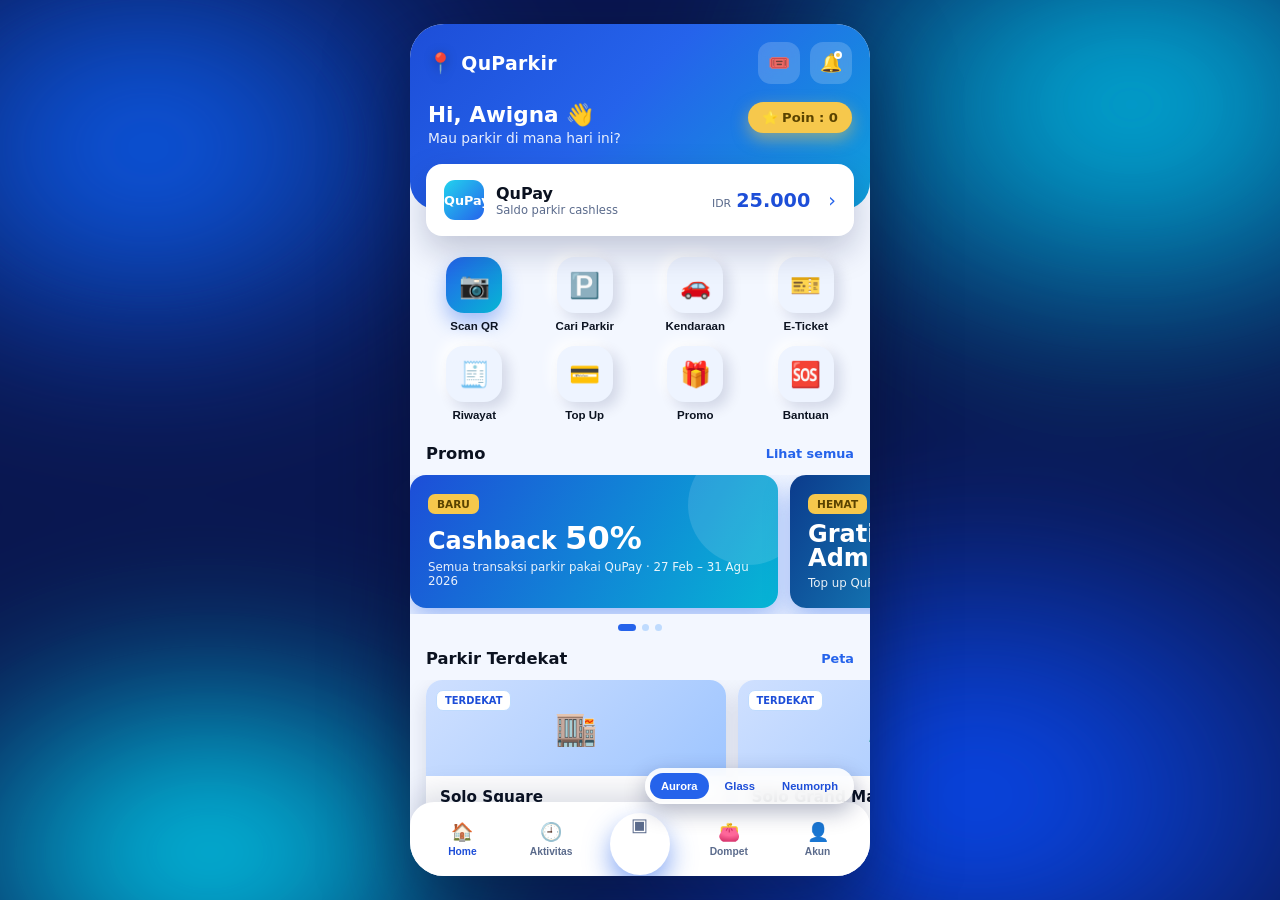
<file: design/sample-ui/home.html>
<!doctype html>
<html lang="id">
<head>
<meta charset="utf-8" />
<meta name="viewport" content="width=device-width, initial-scale=1, viewport-fit=cover" />
<title>QuParkir — Home</title>
<style>
/* ============================================================
   QuParkir — HOME (layout acuan: PARKEE) · palet BIRU · multimode
   Aurora (bg) + Glassmorphism (kartu) + Neumorphism (kontrol)
   Mobile-first; di desktop tampil sebagai kolom app yang ter-pusat.
   ============================================================ */
:root{
  --blue-950:#0b1b4d; --blue-900:#13257a; --blue-800:#1e3a8a;
  --blue-700:#1d4ed8; --blue-600:#2563eb; --blue-500:#3b82f6;
  --blue-400:#60a5fa; --blue-300:#93c5fd; --blue-200:#bfdbfe;
  --cyan-500:#06b6d4; --cyan-400:#22d3ee; --sky:#e6f2ff;
  --gold:#f6c84c; --success:#22c55e; --danger:#ef4444;
  --ink:#0b1220; --muted:#5b6b8c;
  --r-lg:22px; --r-md:16px; --r-sm:12px;

  --app-bg:#f3f7ff;          /* latar konten app */
  --card:#ffffff;
  --header:linear-gradient(135deg,#1d4ed8 0%, #2563eb 45%, #06b6d4 120%);
  --panel-blur:16px;
  --text:#0b1220; --text-soft:#5b6b8c;
  --tile:#eef4ff;
  --neu-shadow:6px 6px 14px rgba(10,23,80,.14), -6px -6px 14px rgba(255,255,255,.9);
  --aurora-opacity:1;
}
*{box-sizing:border-box}
html,body{height:100%}
body{margin:0;font-family:"Segoe UI",system-ui,-apple-system,Roboto,sans-serif;
  color:var(--text);background:#0a1750;display:flex;justify-content:center;overflow-x:hidden}

/* aurora background fills the desktop area behind the app column */
.aurora{position:fixed;inset:0;z-index:0;overflow:hidden;opacity:var(--aurora-opacity);transition:opacity .5s}
.aurora::before{content:"";position:absolute;inset:-10%;
  background:
   radial-gradient(40% 40% at 18% 22%, #2563eb 0%, transparent 60%),
   radial-gradient(45% 45% at 82% 18%, #06b6d4 0%, transparent 60%),
   radial-gradient(50% 50% at 72% 82%, #1d4ed8 0%, transparent 60%),
   radial-gradient(42% 42% at 22% 88%, #22d3ee 0%, transparent 55%);
  filter:blur(72px) saturate(140%);animation:drift 18s ease-in-out infinite alternate}
@keyframes drift{0%{transform:translate3d(0,0,0) scale(1)}50%{transform:translate3d(2%,-2%,0) scale(1.08)}100%{transform:translate3d(-2%,2%,0) scale(1.04)}}
@media (prefers-reduced-motion:reduce){.aurora::before{animation:none}}

/* ----- the phone/app column ----- */
.app{position:relative;z-index:1;width:100%;max-width:460px;min-height:100dvh;
  background:var(--app-bg);display:flex;flex-direction:column;
  box-shadow:0 30px 80px rgba(5,12,45,.55)}
@media (min-width:520px){ .app{margin:24px 0;min-height:auto;border-radius:34px;overflow:hidden;
  height:calc(100dvh - 48px)} body{align-items:flex-start} }

/* scroll area */
.scroll{flex:1;overflow-y:auto;overflow-x:hidden;padding-bottom:108px}
.scroll::-webkit-scrollbar{width:0}

/* ---------- HEADER ---------- */
.header{background:var(--header);color:#fff;padding:18px 18px 64px;position:relative;
  border-radius:0 0 28px 28px}
.header .topline{display:flex;align-items:center;gap:12px}
.brand{display:flex;align-items:center;gap:8px;font-weight:800;font-size:1.18rem;letter-spacing:.3px}
.brand .pin{font-size:20px;filter:drop-shadow(0 2px 6px rgba(0,0,0,.3))}
.h-icons{margin-left:auto;display:flex;gap:10px}
.h-icons button{width:42px;height:42px;border-radius:13px;border:0;cursor:pointer;font-size:18px;
  background:rgba(255,255,255,.18);color:#fff;display:grid;place-items:center;backdrop-filter:blur(6px);position:relative}
.h-icons .dot{position:absolute;top:9px;right:10px;width:8px;height:8px;background:var(--gold);border-radius:50%;border:2px solid #fff}

.greet{display:flex;align-items:flex-start;gap:12px;margin-top:18px}
.greet h1{margin:0;font-size:1.35rem;font-weight:800}
.greet p{margin:3px 0 0;opacity:.9;font-size:.86rem}
.points{margin-left:auto;display:inline-flex;align-items:center;gap:7px;background:var(--gold);color:#5a4300;
  font-weight:800;font-size:.82rem;padding:8px 14px;border-radius:999px;box-shadow:0 6px 16px rgba(246,200,76,.5)}

/* wallet card (glass-white, overlaps header) */
.wallet{margin:-46px 16px 0;background:var(--card);border-radius:var(--r-md);padding:16px 18px;
  display:flex;align-items:center;gap:12px;box-shadow:0 14px 34px rgba(8,20,70,.22);position:relative;z-index:2}
.wallet .wlogo{width:40px;height:40px;border-radius:11px;background:linear-gradient(135deg,#22d3ee,#2563eb);
  display:grid;place-items:center;color:#fff;font-weight:800;font-size:.8rem}
.wallet .wname{font-weight:800;color:var(--text)}
.wallet .wname small{display:block;font-weight:500;color:var(--text-soft);font-size:.72rem}
.wallet .bal{margin-left:auto;text-align:right}
.wallet .bal small{color:var(--text-soft);font-size:.68rem}
.wallet .bal b{font-size:1.2rem;color:var(--blue-700)}
.wallet .chev{margin-left:6px;color:var(--blue-600);font-size:1.2rem}

/* ---------- QUICK GRID ---------- */
.grid{display:grid;grid-template-columns:repeat(4,1fr);gap:10px 6px;padding:20px 12px 6px}
.tile{background:transparent;border:0;cursor:pointer;display:flex;flex-direction:column;align-items:center;gap:7px}
.tile .ic{width:56px;height:56px;border-radius:18px;display:grid;place-items:center;font-size:25px;
  background:var(--tile);box-shadow:var(--neu-shadow);transition:.18s}
.tile:hover .ic{transform:translateY(-3px)}
.tile:active .ic{transform:scale(.94)}
.tile span{font-size:.72rem;font-weight:600;color:var(--text);text-align:center;line-height:1.2}
.tile .ic.accent{background:linear-gradient(135deg,var(--blue-600),var(--cyan-500));color:#fff;box-shadow:0 10px 20px rgba(37,99,235,.4)}

/* ---------- SECTIONS ---------- */
.sec{padding:14px 16px 4px}
.sec .head{display:flex;align-items:center;margin-bottom:12px}
.sec .head h2{font-size:1.02rem;margin:0;font-weight:800}
.sec .head a{margin-left:auto;color:var(--blue-600);font-size:.8rem;font-weight:700;text-decoration:none;cursor:pointer}

/* carousel */
.carousel{display:flex;gap:12px;overflow-x:auto;scroll-snap-type:x mandatory;padding-bottom:6px;margin:0 -16px;padding-left:16px;padding-right:16px}
.carousel::-webkit-scrollbar{display:none}
.promo{scroll-snap-align:start;flex:0 0 86%;border-radius:var(--r-md);padding:18px;color:#fff;position:relative;overflow:hidden;
  background:linear-gradient(120deg,var(--blue-700),var(--cyan-500));box-shadow:0 12px 26px rgba(37,99,235,.4)}
.promo.alt{background:linear-gradient(120deg,#0b3b8c,#22d3ee)}
.promo .kik{display:inline-block;background:var(--gold);color:#5a4300;font-weight:800;font-size:.66rem;padding:4px 9px;border-radius:7px;margin-bottom:8px}
.promo h3{margin:0;font-size:1.5rem;font-weight:900;line-height:1}
.promo h3 b{font-size:2rem}
.promo p{margin:6px 0 0;font-size:.74rem;opacity:.9}
.promo .blob{position:absolute;right:-30px;top:-30px;width:120px;height:120px;border-radius:50%;background:rgba(255,255,255,.12)}
.dots{display:flex;gap:6px;justify-content:center;margin-top:10px}
.dots i{width:7px;height:7px;border-radius:50%;background:var(--blue-200)}
.dots i.on{width:18px;border-radius:99px;background:var(--blue-600)}

/* suggested cards */
.cards{display:flex;gap:12px;overflow-x:auto;margin:0 -16px;padding:0 16px 6px}
.cards::-webkit-scrollbar{display:none}
.pcard{scroll-snap-align:start;flex:0 0 70%;background:var(--card);border-radius:var(--r-md);overflow:hidden;box-shadow:0 10px 24px rgba(8,20,70,.14)}
.pcard .thumb{height:96px;background:linear-gradient(135deg,#cfe0ff,#9ec5ff);position:relative;display:grid;place-items:center;font-size:34px}
.pcard .badge{position:absolute;top:10px;left:10px;background:#fff;color:var(--blue-700);font-weight:800;font-size:.62rem;padding:4px 8px;border-radius:7px;border:1px solid var(--blue-200)}
.pcard .body{padding:12px 14px}
.pcard .body h4{margin:0;font-size:.95rem}
.pcard .row{display:flex;align-items:center;margin-top:8px;font-size:.78rem;color:var(--text-soft)}
.pcard .row .price{margin-left:auto;color:var(--success);font-weight:800}

/* ---------- BOTTOM NAV with center FAB ---------- */
.tabbar{position:absolute;bottom:0;left:0;right:0;height:74px;background:var(--card);
  box-shadow:0 -10px 30px rgba(8,20,70,.14);display:flex;align-items:center;justify-content:space-around;
  padding:0 8px;border-radius:24px 24px 0 0}
.tabbar button{border:0;background:transparent;cursor:pointer;display:flex;flex-direction:column;align-items:center;gap:3px;
  color:var(--text-soft);font-size:18px;width:60px}
.tabbar button small{font-size:.64rem;font-weight:700}
.tabbar button.active{color:var(--blue-700)}
.fab{position:absolute;left:50%;top:-26px;transform:translateX(-50%);width:62px;height:62px;border-radius:50%;
  background:linear-gradient(135deg,var(--blue-600),var(--cyan-500));color:#fff;border:5px solid var(--app-bg);
  display:grid;place-items:center;font-size:24px;cursor:pointer;box-shadow:0 12px 26px rgba(37,99,235,.55)}
.fab-slot{width:60px;position:relative}

/* ---------- floating mode switcher ---------- */
.modefab{position:fixed;z-index:5;right:max(16px,calc(50vw - 230px + 16px));bottom:96px;display:flex;gap:5px;
  padding:5px;border-radius:999px;background:rgba(255,255,255,.85);box-shadow:0 8px 22px rgba(8,20,70,.3);backdrop-filter:blur(8px)}
.modefab button{border:0;cursor:pointer;font-size:.7rem;font-weight:700;padding:7px 11px;border-radius:999px;background:transparent;color:var(--blue-700)}
.modefab button.active{background:var(--blue-600);color:#fff}

/* ============ MODE OVERRIDES ============ */
body[data-mode="glass"]{--app-bg:rgba(255,255,255,.10);--card:rgba(255,255,255,.16);--tile:rgba(255,255,255,.18);
  --text:#eaf2ff;--text-soft:#c7d6f5;--aurora-opacity:1;--neu-shadow:none}
body[data-mode="glass"] .app{backdrop-filter:blur(20px) saturate(130%);border:1px solid rgba(255,255,255,.25)}
body[data-mode="glass"] .wallet,body[data-mode="glass"] .pcard,body[data-mode="glass"] .tile .ic{
  border:1px solid rgba(255,255,255,.3);backdrop-filter:blur(10px)}
body[data-mode="glass"] .tabbar{background:rgba(255,255,255,.16);border-top:1px solid rgba(255,255,255,.25)}
body[data-mode="glass"] .fab{border-color:transparent}

body[data-mode="neumorph"]{--app-bg:#e7eefb;--card:#e7eefb;--tile:#e7eefb;--aurora-opacity:0;
  --header:linear-gradient(135deg,#3b6fe0,#3aa6e0)}
body[data-mode="neumorph"] .wallet,body[data-mode="neumorph"] .pcard{box-shadow:var(--neu-shadow)}
body[data-mode="neumorph"] .tabbar{box-shadow:0 -8px 20px rgba(10,23,80,.12)}
body[data-mode="neumorph"] .pcard .thumb{background:linear-gradient(135deg,#d7e2f8,#c2d4f5)}
</style>
</head>
<body data-mode="aurora">
  <div class="aurora" aria-hidden="true"></div>

  <div class="app">
    <div class="scroll">
      <!-- HEADER -->
      <header class="header">
        <div class="topline">
          <div class="brand"><span class="pin">📍</span> QuParkir</div>
          <div class="h-icons">
            <button title="Voucher">🎟️</button>
            <button title="Notifikasi">🔔<span class="dot"></span></button>
          </div>
        </div>
        <div class="greet">
          <div>
            <h1>Hi, Awigna 👋</h1>
            <p>Mau parkir di mana hari ini?</p>
          </div>
          <span class="points">⭐ Poin : 0</span>
        </div>
      </header>

      <!-- WALLET -->
      <div class="wallet">
        <div class="wlogo">QuPay</div>
        <div class="wname">QuPay<small>Saldo parkir cashless</small></div>
        <div class="bal"><small>IDR</small> <b>25.000</b></div>
        <div class="chev">›</div>
      </div>

      <!-- QUICK GRID -->
      <nav class="grid" aria-label="Menu cepat">
        <button class="tile"><span class="ic accent">📷</span><span>Scan QR</span></button>
        <button class="tile"><span class="ic">🅿️</span><span>Cari Parkir</span></button>
        <button class="tile"><span class="ic">🚗</span><span>Kendaraan</span></button>
        <button class="tile"><span class="ic">🎫</span><span>E-Ticket</span></button>
        <button class="tile"><span class="ic">🧾</span><span>Riwayat</span></button>
        <button class="tile"><span class="ic">💳</span><span>Top Up</span></button>
        <button class="tile"><span class="ic">🎁</span><span>Promo</span></button>
        <button class="tile"><span class="ic">🆘</span><span>Bantuan</span></button>
      </nav>

      <!-- PROMOTIONS -->
      <section class="sec">
        <div class="head"><h2>Promo</h2><a>Lihat semua</a></div>
        <div class="carousel" id="promoCar">
          <div class="promo"><span class="blob"></span><span class="kik">BARU</span>
            <h3>Cashback <b>50%</b></h3><p>Semua transaksi parkir pakai QuPay · 27 Feb – 31 Agu 2026</p></div>
          <div class="promo alt"><span class="blob"></span><span class="kik">HEMAT</span>
            <h3>Gratis Biaya<br>Admin</h3><p>Top up QuPay pertama tanpa biaya tambahan</p></div>
          <div class="promo"><span class="blob"></span><span class="kik">POIN</span>
            <h3>2× Poin</h3><p>Check-in di kantong parkir favoritmu akhir pekan ini</p></div>
        </div>
        <div class="dots" id="dots"><i class="on"></i><i></i><i></i></div>
      </section>

      <!-- SUGGESTED / TERDEKAT -->
      <section class="sec">
        <div class="head"><h2>Parkir Terdekat</h2><a>Peta</a></div>
        <div class="cards">
          <div class="pcard"><div class="thumb">🏬<span class="badge">TERDEKAT</span></div>
            <div class="body"><h4>Solo Square</h4><div class="row"><span>📍 1,2 Km</span><span class="price">IDR 3.000</span></div></div></div>
          <div class="pcard"><div class="thumb">🛍️<span class="badge">TERDEKAT</span></div>
            <div class="body"><h4>Solo Grand Mall</h4><div class="row"><span>📍 2,4 Km</span><span class="price">IDR 3.000</span></div></div></div>
          <div class="pcard"><div class="thumb">🏯<span class="badge">RAMAI</span></div>
            <div class="body"><h4>Pasar Gede</h4><div class="row"><span>📍 3,1 Km</span><span class="price">IDR 2.000</span></div></div></div>
        </div>
      </section>
    </div>

    <!-- BOTTOM NAV -->
    <nav class="tabbar" aria-label="Navigasi utama">
      <button class="active"><span>🏠</span><small>Home</small></button>
      <button><span>🕘</span><small>Aktivitas</small></button>
      <div class="fab-slot"><button class="fab" title="Scan & Bayar">▣</button></div>
      <button><span>👛</span><small>Dompet</small></button>
      <button><span>👤</span><small>Akun</small></button>
    </nav>
  </div>

  <!-- mode switcher -->
  <div class="modefab" role="tablist" aria-label="Mode tampilan">
    <button data-set="aurora" class="active">Aurora</button>
    <button data-set="glass">Glass</button>
    <button data-set="neumorph">Neumorph</button>
  </div>

<script>
const modeBtns=document.querySelectorAll('.modefab button');
modeBtns.forEach(b=>b.addEventListener('click',()=>{
  document.body.dataset.mode=b.dataset.set;
  modeBtns.forEach(x=>x.classList.toggle('active',x===b));
}));

/* dots indicator mengikuti scroll carousel promo */
const car=document.getElementById('promoCar'), dots=[...document.querySelectorAll('#dots i')];
car.addEventListener('scroll',()=>{
  const i=Math.round(car.scrollLeft/(car.scrollWidth/dots.length));
  dots.forEach((d,n)=>d.classList.toggle('on',n===Math.min(i,dots.length-1)));
});
</script>
</body>
</html>
</file>
